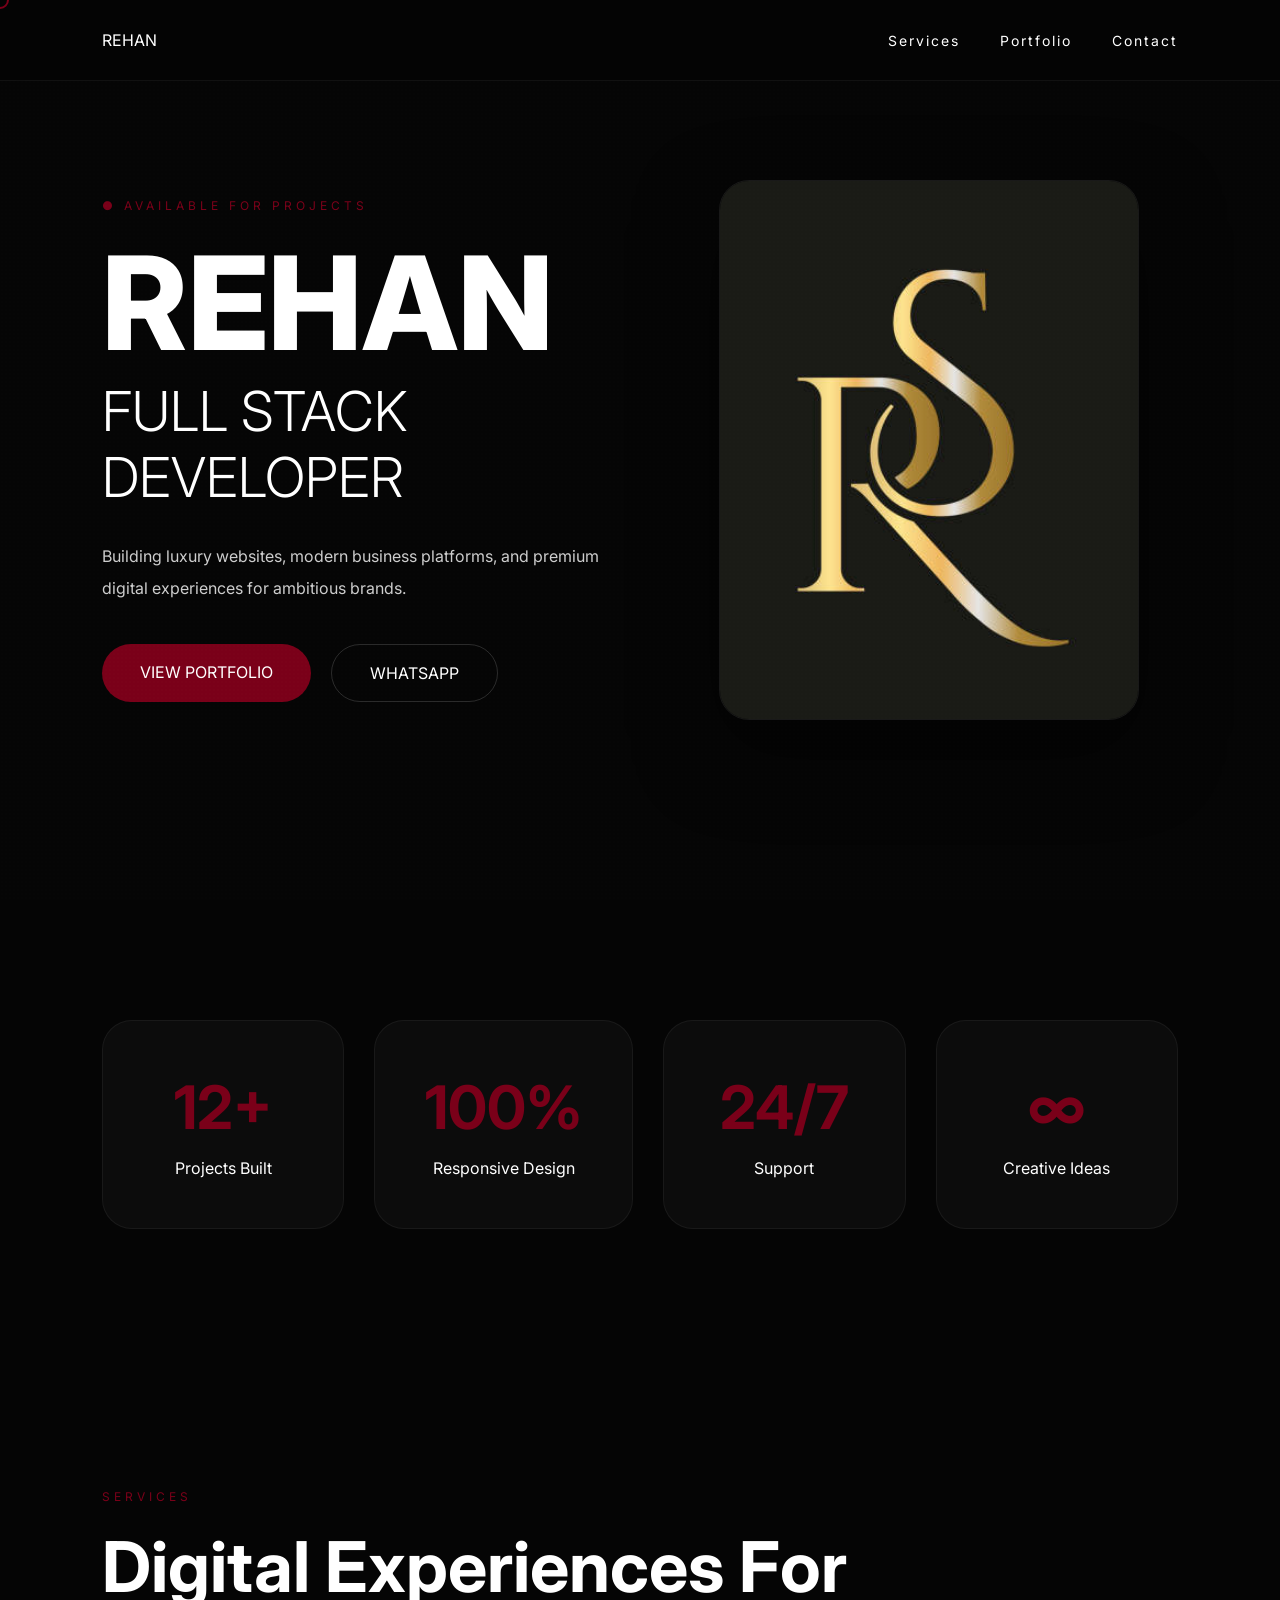
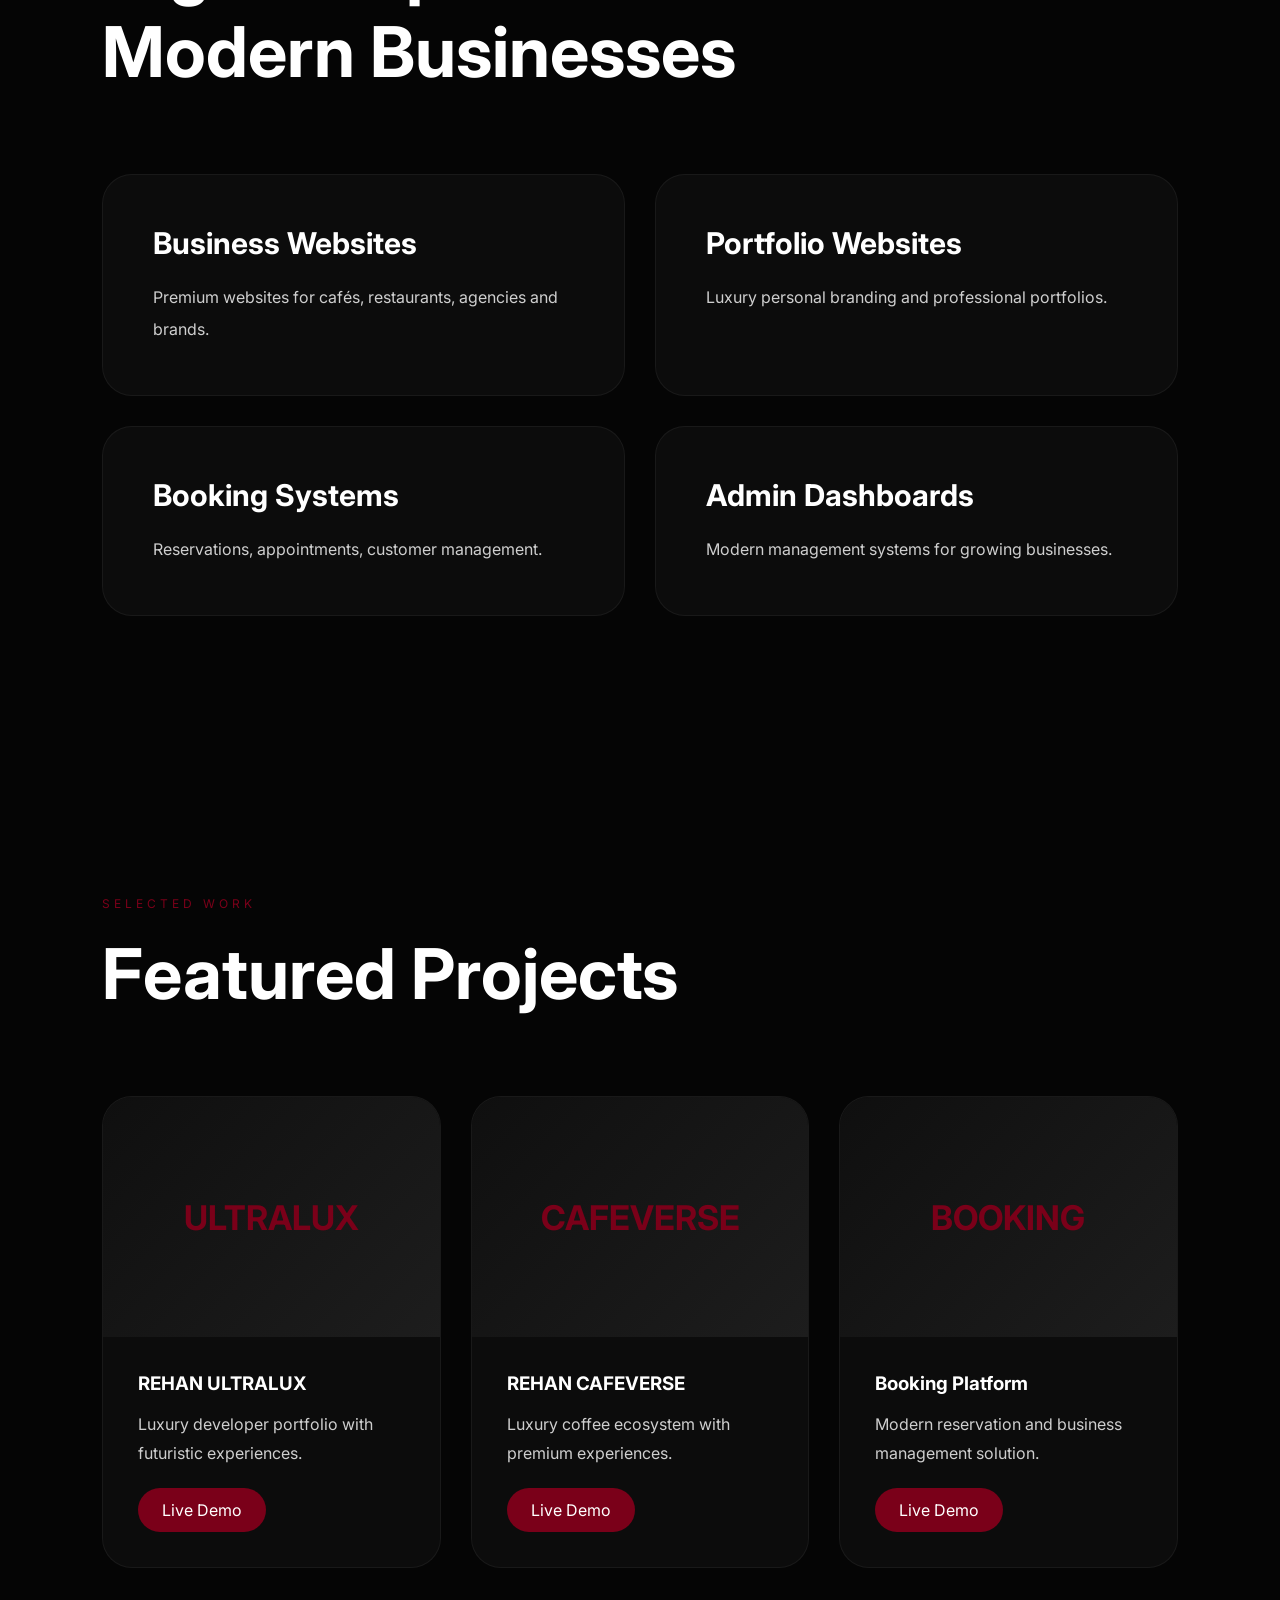
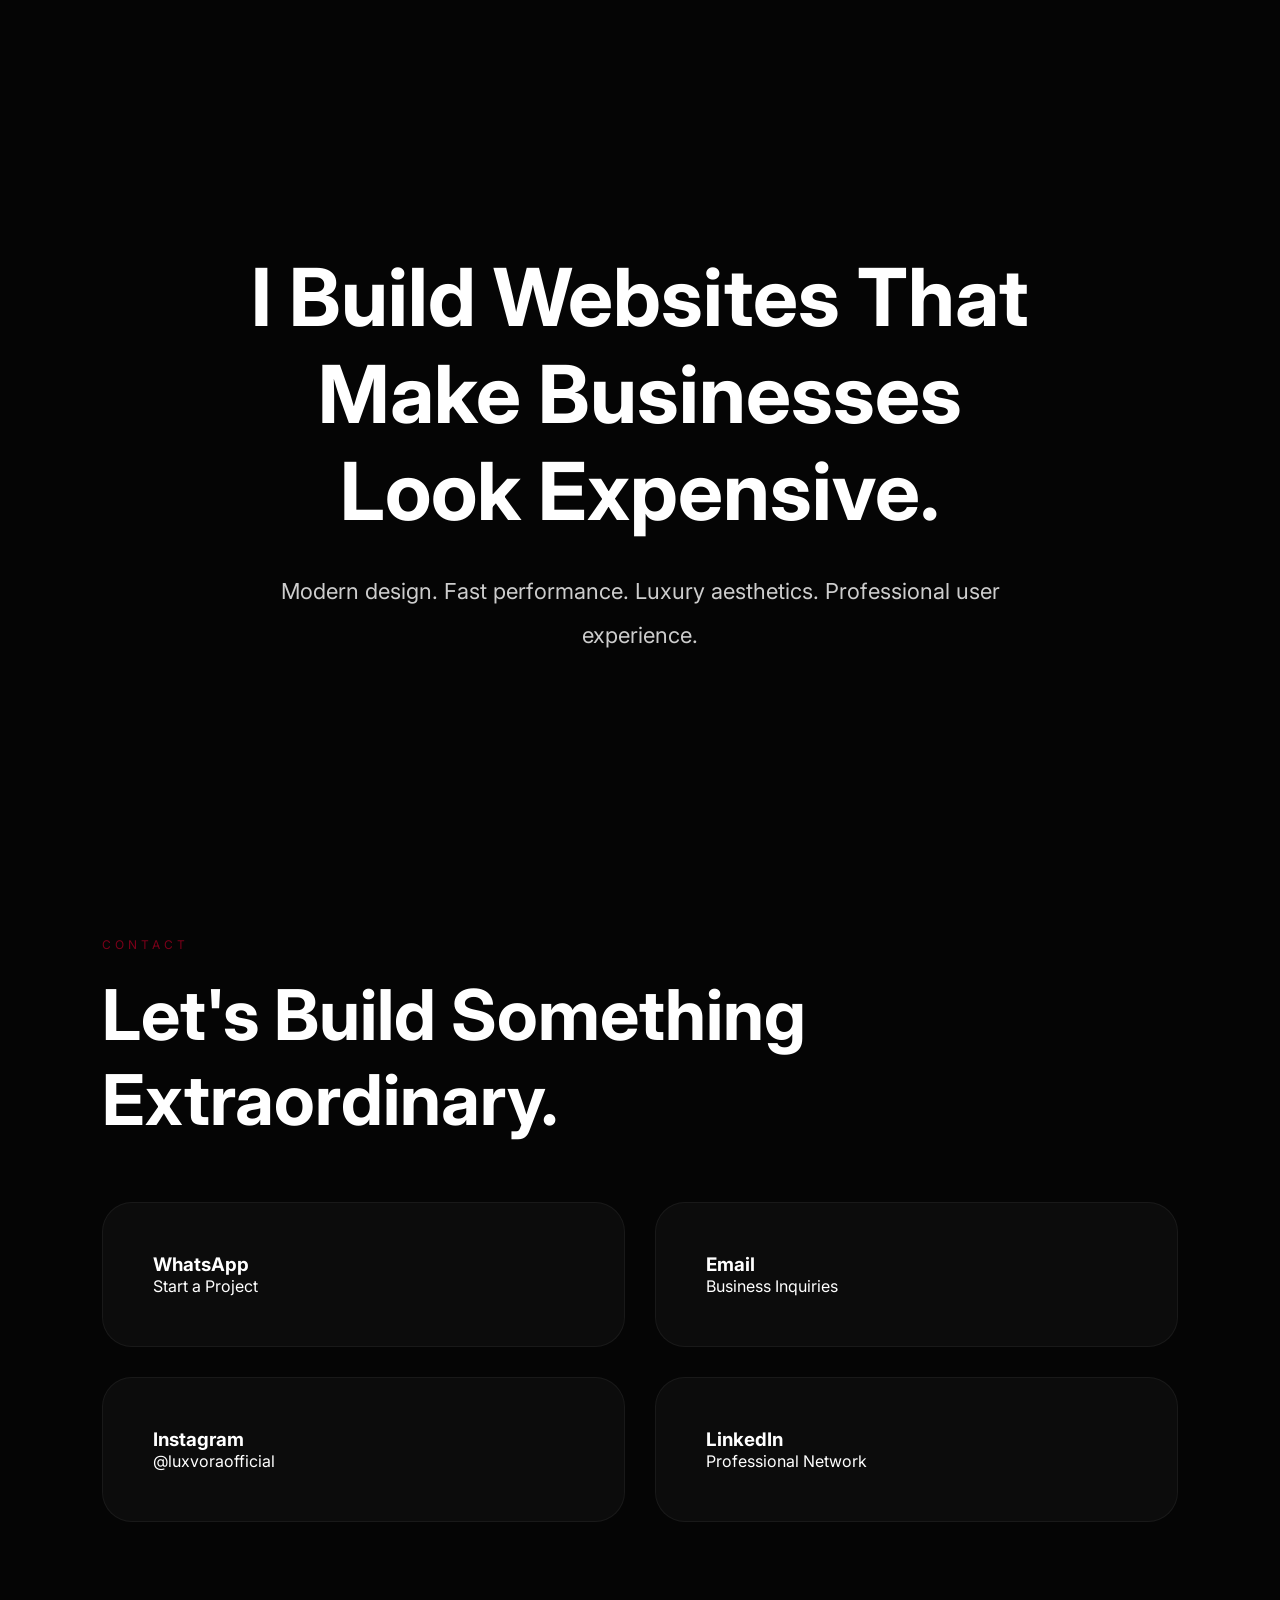
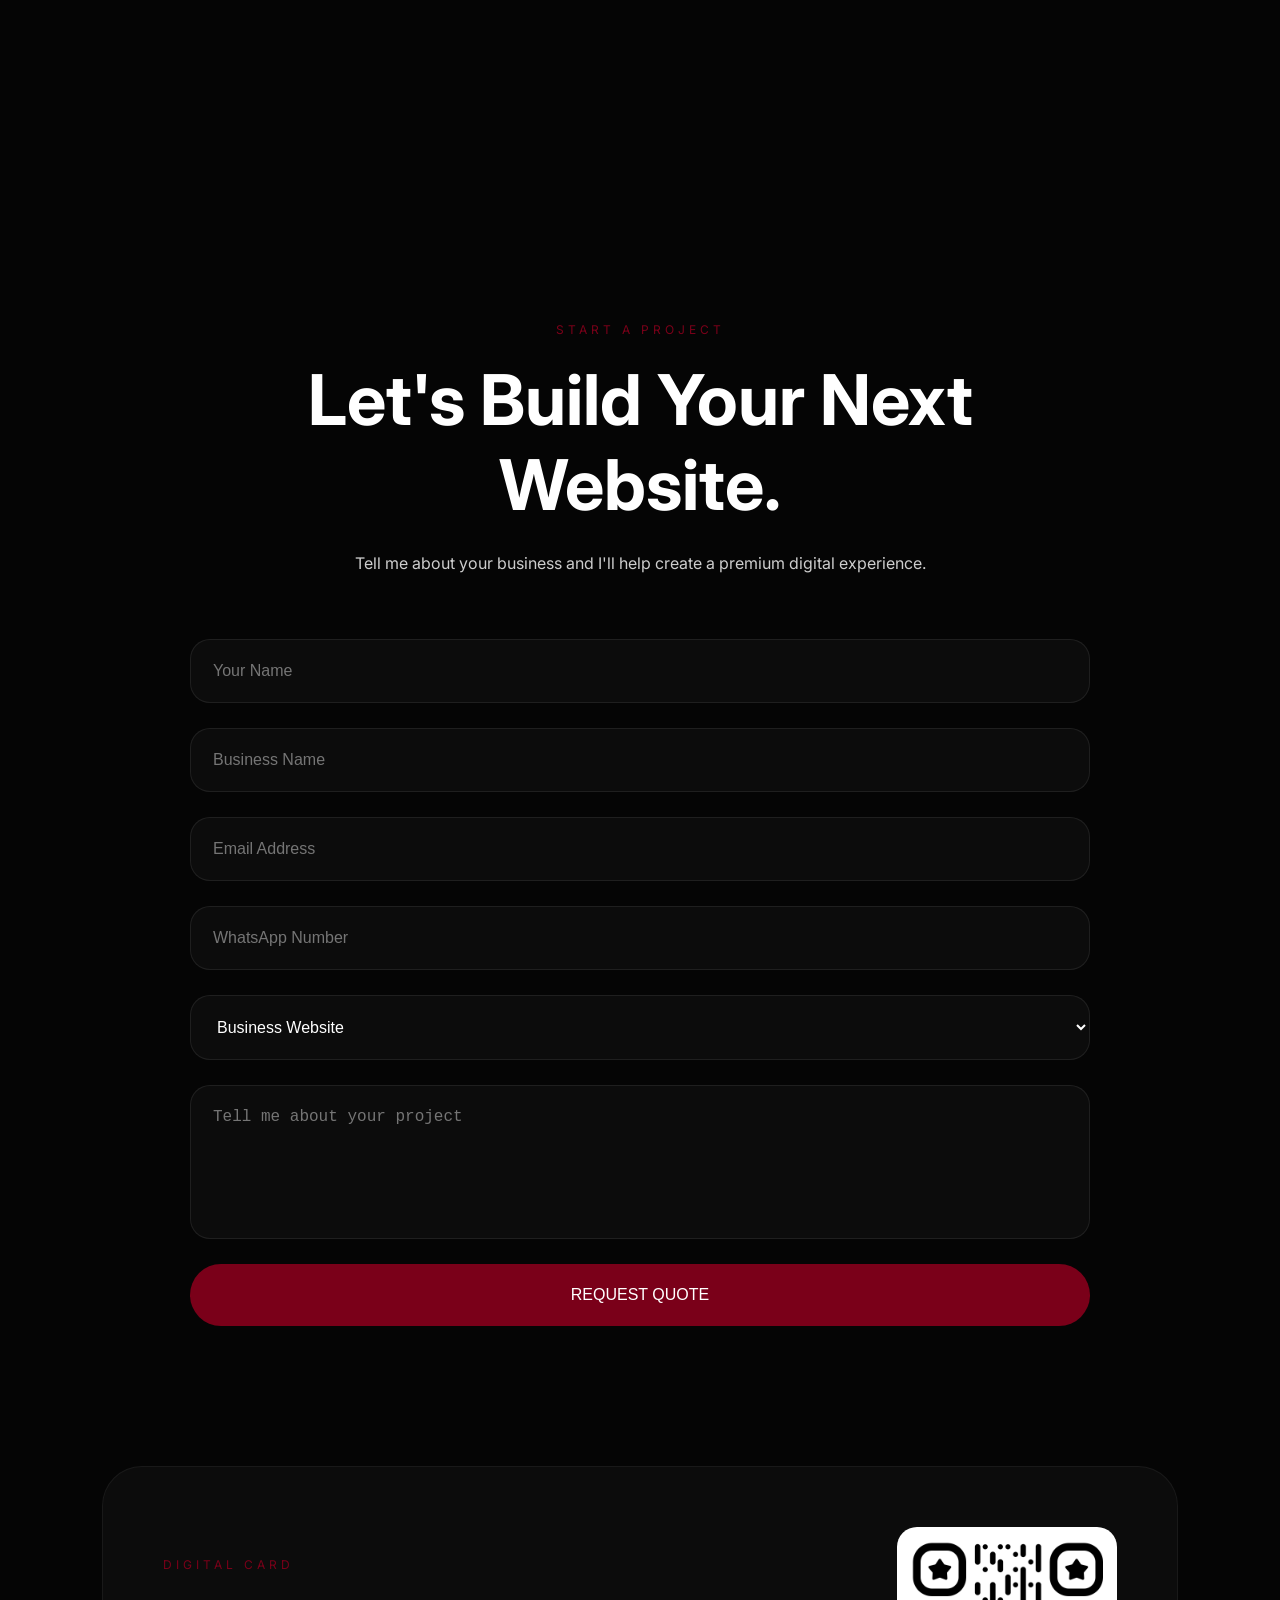
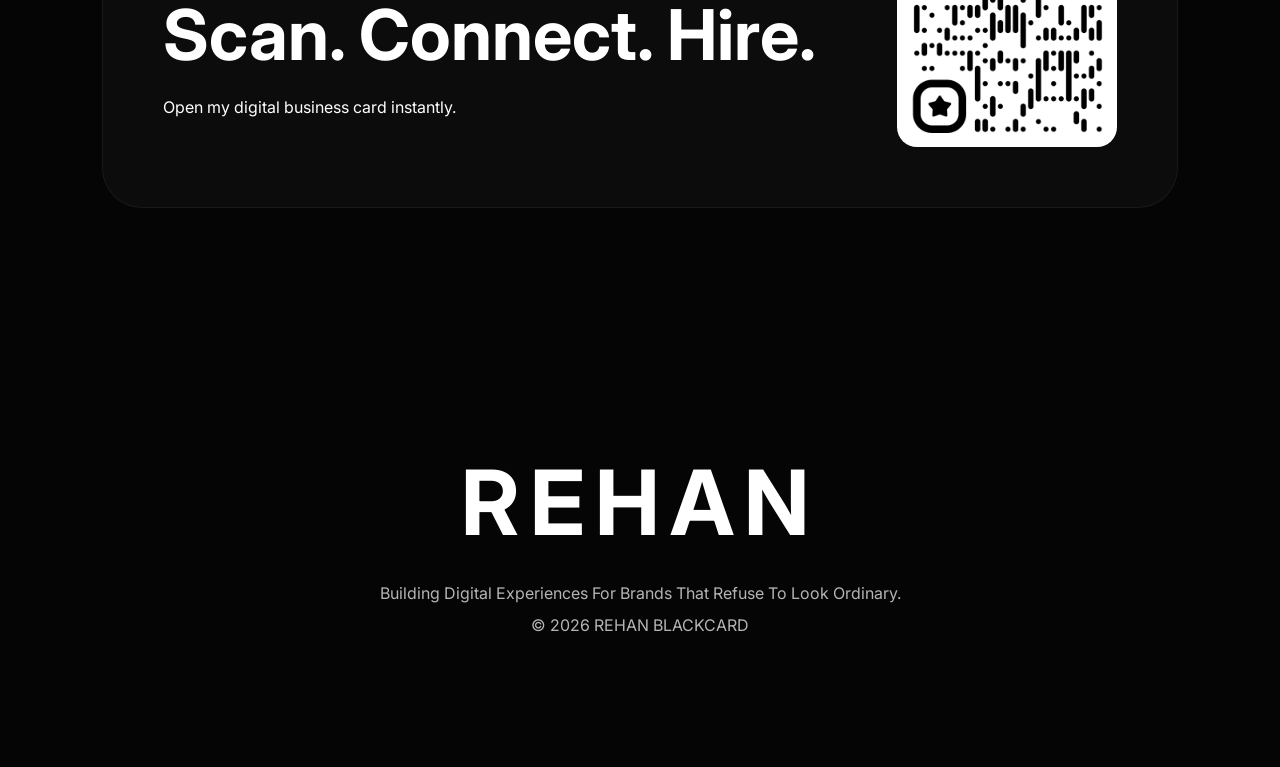
<file: index.html>
<!DOCTYPE html>
<html lang="en">

<head>

<meta charset="UTF-8">
<meta name="viewport" content="width=device-width, initial-scale=1.0">

<title>REHAN BLACKCARD</title>

<link rel="preconnect" href="https://fonts.googleapis.com">

<link href="https://fonts.googleapis.com/css2?family=Inter:wght@300;400;500;600;700;800&display=swap" rel="stylesheet">

<link rel="stylesheet" href="style.css">

</head>

<body>

<div class="cursor"></div>

<div class="grain"></div>

<header>  
REHAN
</div>

<nav>

<a href="#services">Services</a>
<a href="#portfolio">Portfolio</a>
<a href="#contact">Contact</a>

</nav>

</header>

<section class="hero">

<div class="hero-content">

<p class="availability">
● AVAILABLE FOR PROJECTS
</p>

<h1>

REHAN

</h1>

<h2>

FULL STACK<br>
DEVELOPER

</h2>

<p class="hero-text">

Building luxury websites,
modern business platforms,
and premium digital experiences
for ambitious brands.

</p>

<div class="hero-buttons">

<a href="#portfolio"
class="primary-btn">

VIEW PORTFOLIO

</a>

<a href="https://wa.me/917397869210"
target="_blank"
class="secondary-btn">

WHATSAPP

</a>

</div>

</div>

<div class="hero-image">

<img src="images/rehan.jpg" alt="Rehan">

</div>

</section>

<section class="stats">

<div class="stat-card">

<h3>
12+
</h3>

<p>
Projects Built
</p>

</div>

<div class="stat-card">

<h3>
100%
</h3>

<p>
Responsive Design
</p>

</div>

<div class="stat-card">

<h3>
24/7
</h3>

<p>
Support
</p>

</div>

<div class="stat-card">

<h3>
∞
</h3>

<p>
Creative Ideas
</p>

</div>

</section>

<section id="services" class="services">

<p class="section-tag">
SERVICES
</p>

<h2>

Digital Experiences
For Modern Businesses

</h2>

<div class="service-grid">

<div class="service-card">

<h3>
Business Websites
</h3>

<p>
Premium websites for cafés,
restaurants,
agencies and brands.
</p>

</div>

<div class="service-card">

<h3>
Portfolio Websites
</h3>

<p>
Luxury personal branding
and professional portfolios.
</p>

</div>

<div class="service-card">

<h3>
Booking Systems
</h3>

<p>
Reservations,
appointments,
customer management.
</p>

</div>

<div class="service-card">

<h3>
Admin Dashboards
</h3>

<p>
Modern management systems
for growing businesses.
</p>

</div>

</div>

</section>

<section id="portfolio" class="portfolio">

<p class="section-tag">
SELECTED WORK
</p>

<h2>

Featured Projects

</h2>

<div class="portfolio-grid">

<div class="project-card">

<div class="project-image">

ULTRALUX

</div>

<div class="project-content">

<h3>
REHAN ULTRALUX
</h3>

<p>

Luxury developer portfolio
with futuristic experiences.

</p>

<a href="#">

Live Demo

</a>

</div>

</div>

<div class="project-card">

<div class="project-image">

CAFEVERSE

</div>

<div class="project-content">

<h3>
REHAN CAFEVERSE
</h3>

<p>

Luxury coffee ecosystem
with premium experiences.

</p>

<a href="#">

Live Demo

</a>

</div>

</div>

<div class="project-card">

<div class="project-image">

BOOKING

</div>

<div class="project-content">

<h3>
Booking Platform
</h3>

<p>

Modern reservation and
business management solution.

</p>

<a href="#">

Live Demo

</a>

</div>

</div>

</div>

</section>

<section class="why">

<h2>

I Build Websites
That Make Businesses
Look Expensive.

</h2>

<p>

Modern design.
Fast performance.
Luxury aesthetics.
Professional user experience.

</p>

</section>

<section id="contact" class="contact">

<p class="section-tag">
CONTACT
</p>

<h2>

Let's Build Something
Extraordinary.

</h2>

<div class="contact-grid">

<a href="https://wa.me/91739786910"
class="contact-card">

<h3>
WhatsApp
</h3>

<p>
Start a Project
</p>

</a>

<a href="mailto:rehansheikh000004@gmail.com"
class="contact-card">

<h3>
Email
</h3>

<p>
Business Inquiries
</p>

</a>

<a href="https://instagram.com/luxvoraofficial"
class="contact-card">

<h3>
Instagram
</h3>

<p>
@luxvoraofficial
</p>

</a>

<a href="#"
class="contact-card">

<h3>
LinkedIn
</h3>

<p>
Professional Network
</p>

</a>

</div>

</section>

<section class="qr-section">

  <section class="booking-section">

<p class="section-tag">
START A PROJECT
</p>

<h2>

Let's Build
Your Next Website.

</h2>

<p class="booking-text">

Tell me about your business and
I'll help create a premium digital experience.

</p>

<form class="booking-form">

<input
type="text"
placeholder="Your Name"
required>

<input
type="text"
placeholder="Business Name"
required>

<input
type="email"
placeholder="Email Address"
required>

<input
type="tel"
placeholder="WhatsApp Number"
required>

<select>

<option>
Business Website
</option>

<option>
Restaurant Website
</option>

<option>
Portfolio Website
</option>

<option>
Booking System
</option>

<option>
Custom Project
</option>

</select>

<textarea
placeholder="Tell me about your project"
rows="6"></textarea>

<button type="submit">

REQUEST QUOTE

</button>

</form>

</section>

<div class="qr-card">

<div>

<p class="section-tag">
DIGITAL CARD
</p>

<h2>

Scan.
Connect.
Hire.

</h2>

<p>

Open my digital business card instantly.

</p>

</div>

<img src="images/qr.png" alt="QR">

</div>

</section>

<footer>

<h2>
REHAN
</h2>

<p>

Building Digital Experiences
For Brands That Refuse
To Look Ordinary.

</p>

<p>

© 2026 REHAN BLACKCARD

</p>

</footer>

<script src="app.js"></script>

</body>

</html>
</file>
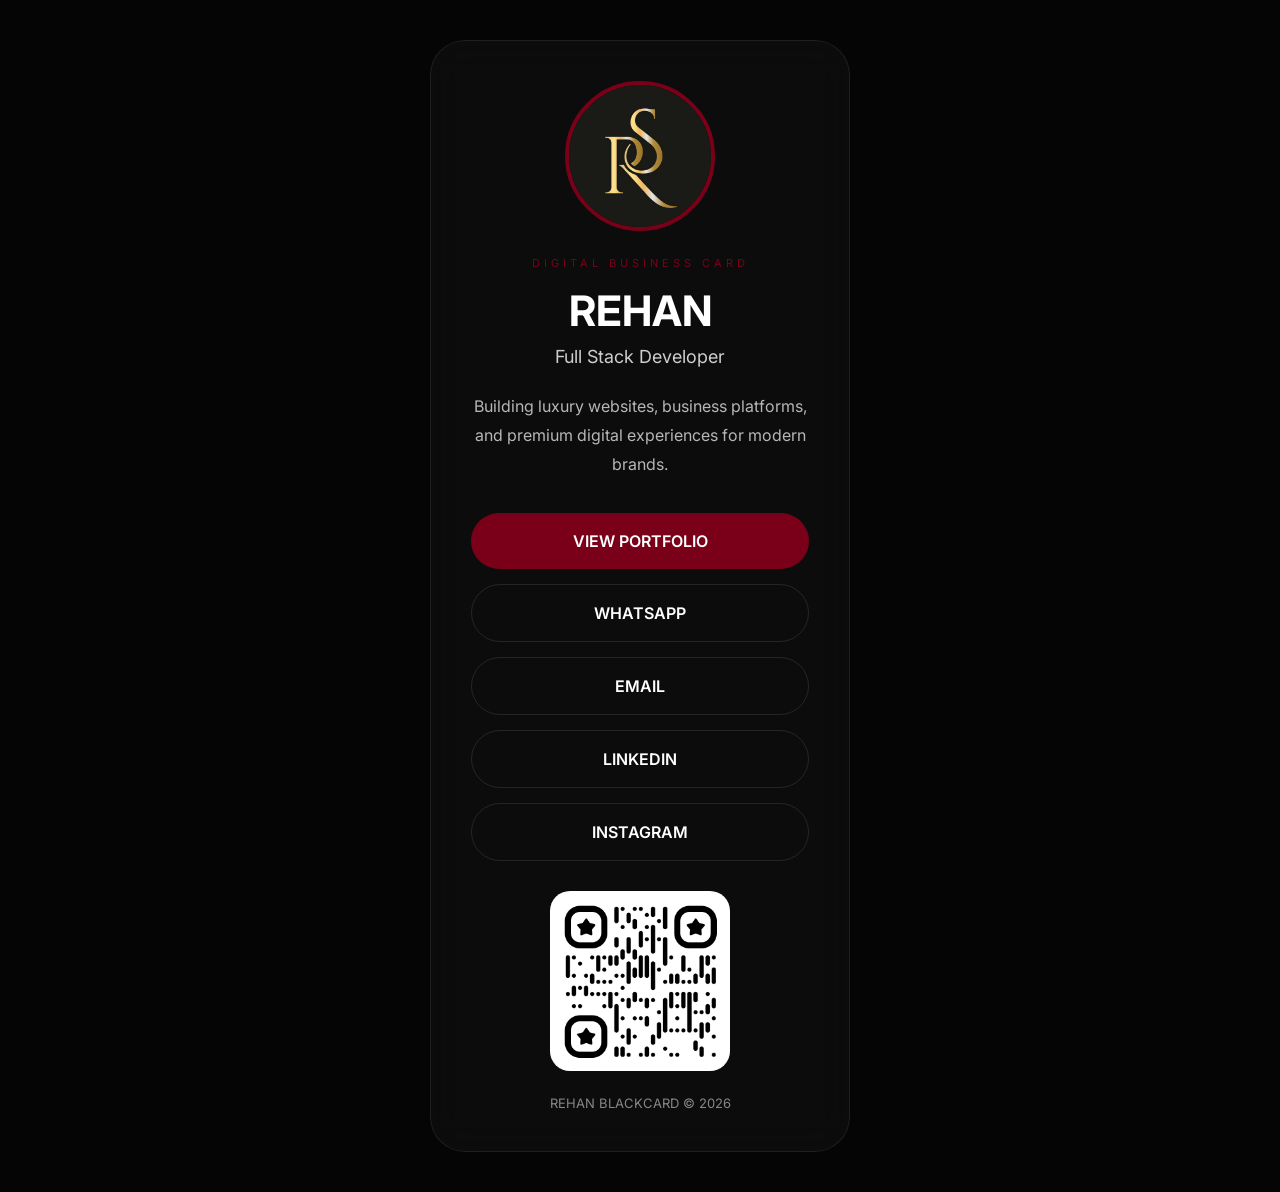
<file: card.html>
<!DOCTYPE html>
<html lang="en">

<head>

<meta charset="UTF-8">

<meta name="viewport" content="width=device-width, initial-scale=1.0">

<title>REHAN DIGITAL CARD</title>

<link href="https://fonts.googleapis.com/css2?family=Inter:wght@300;400;600;700;800&display=swap" rel="stylesheet">

<style>

*{
margin:0;
padding:0;
box-sizing:border-box;
font-family:'Inter',sans-serif;
}

body{

background:#050505;

color:white;

min-height:100vh;

display:flex;

justify-content:center;

align-items:center;

padding:40px;

}

.card{

width:420px;

background:
rgba(255,255,255,.03);

border:
1px solid rgba(255,255,255,.08);

border-radius:35px;

padding:40px;

text-align:center;

backdrop-filter:blur(20px);

}

.profile{

width:150px;
height:150px;

margin:auto;

border-radius:50%;

overflow:hidden;

border:4px solid #7a0019;

margin-bottom:25px;

}

.profile img{

width:100%;
height:100%;

object-fit:cover;

}

.small{

letter-spacing:4px;

font-size:11px;

color:#7a0019;

margin-bottom:15px;

}

h1{

font-size:42px;

margin-bottom:10px;

}

.role{

opacity:.8;

margin-bottom:25px;

font-size:18px;

}

.bio{

line-height:1.8;

opacity:.7;

margin-bottom:35px;

}

.btn{

display:block;

width:100%;

padding:18px;

margin-bottom:15px;

text-decoration:none;

border-radius:50px;

transition:.4s;

font-weight:600;

}

.primary{

background:#7a0019;

color:white;

}

.secondary{

border:
1px solid rgba(255,255,255,.1);

color:white;

}

.btn:hover{

transform:translateY(-4px);

}

.qr{

margin-top:30px;

}

.qr img{

width:180px;

background:white;

padding:10px;

border-radius:20px;

}

.footer{

margin-top:20px;

font-size:13px;

opacity:.5;

}

</style>

</head>

<body>

<div class="card">

<div class="profile">

<img src="images/rehan.jpg">

</div>

<p class="small">

DIGITAL BUSINESS CARD

</p>

<h1>

REHAN

</h1>

<p class="role">

Full Stack Developer

</p>

<p class="bio">

Building luxury websites,
business platforms,
and premium digital experiences
for modern brands.

</p>

<a href="index.html"
class="btn primary">

VIEW PORTFOLIO

</a>

<a href="https://wa.me/917397869210"
target="_blank"
class="btn secondary">

WHATSAPP

</a>

<a href="mailto:rehansheikh000004@gmail.com"
class="btn secondary">

EMAIL

</a>

<a href="https://linkedin.com"
target="_blank"
class="btn secondary">

LINKEDIN

</a>

<a href="https://instagram.com/luxvoraofficial"
target="_blank"
class="btn secondary">

INSTAGRAM

</a>

<div class="qr">

<img src="images/qr.png">

</div>

<div class="footer">

REHAN BLACKCARD © 2026

</div>

</div>

</body>

</html>
</file>
<file: style.css>
*{
margin:0;
padding:0;
box-sizing:border-box;
scroll-behavior:smooth;
}

body{

background:#050505;

color:white;

font-family:'Inter',sans-serif;

overflow-x:hidden;

cursor:none;

}

/* GRAIN */

.grain{

position:fixed;

top:0;
left:0;

width:100%;
height:100%;

background-image:
radial-gradient(
rgba(255,255,255,0.03) 1px,
transparent 1px
);

background-size:4px 4px;

pointer-events:none;

z-index:1;

opacity:.2;

}

/* CURSOR */

.cursor{

position:fixed;

width:18px;
height:18px;

border:2px solid #7a0019;

border-radius:50%;

pointer-events:none;

z-index:9999;

transform:
translate(-50%,-50%);

transition:
transform .08s linear;

}

/* HEADER */

header{

position:fixed;

top:0;
left:0;

width:100%;

padding:30px 8%;

display:flex;

justify-content:space-between;

align-items:center;

background:
rgba(5,5,5,.75);

backdrop-filter:
blur(20px);

z-index:999;

border-bottom:
1px solid rgba(255,255,255,.05);

}

.logo{

font-size:24px;

font-weight:700;

letter-spacing:4px;

color:#ffffff;

}

nav{

display:flex;

gap:40px;

}

nav a{

text-decoration:none;

color:white;

font-size:14px;

letter-spacing:2px;

transition:.3s;

}

nav a:hover{

color:#7a0019;

}

/* HERO */

.hero{

min-height:100vh;

padding:120px 8%;

display:flex;

align-items:center;

justify-content:space-between;

gap:80px;

}

.hero-content{

flex:1;

}

.availability{

color:#7a0019;

letter-spacing:4px;

font-size:12px;

margin-bottom:25px;

}

.hero h1{

font-size:130px;

font-weight:800;

line-height:1;

margin-bottom:10px;

}

.hero h2{

font-size:55px;

font-weight:300;

line-height:1.2;

margin-bottom:30px;

}

.hero-text{

max-width:550px;

line-height:2;

opacity:.8;

margin-bottom:40px;

}

/* BUTTONS */

.hero-buttons{

display:flex;

gap:20px;

}

.primary-btn{

background:#7a0019;

color:white;

padding:18px 38px;

border-radius:50px;

text-decoration:none;

transition:.4s;

}

.primary-btn:hover{

transform:
translateY(-5px);

}

.secondary-btn{

border:
1px solid rgba(255,255,255,.15);

padding:18px 38px;

border-radius:50px;

text-decoration:none;

color:white;

transition:.4s;

}

.secondary-btn:hover{

transform:
translateY(-5px);

border-color:#7a0019;

}

/* IMAGE */

.hero-image{

flex:1;

display:flex;

justify-content:center;

}

.hero-image img{

width:420px;

height:540px;

object-fit:cover;

border-radius:30px;

border:
1px solid rgba(255,255,255,.08);

box-shadow:
0 30px 80px rgba(0,0,0,.5);

}

/* STATS */

.stats{

padding:120px 8%;

display:grid;

grid-template-columns:
repeat(4,1fr);

gap:30px;

}

.stat-card{

padding:50px;

background:
rgba(255,255,255,.03);

border:
1px solid rgba(255,255,255,.05);

border-radius:30px;

text-align:center;

transition:.4s;

}

.stat-card:hover{

transform:
translateY(-10px);

border-color:#7a0019;

}

.stat-card h3{

font-size:60px;

color:#7a0019;

margin-bottom:15px;

}

/* SECTION */

.section-tag{

color:#7a0019;

font-size:12px;

letter-spacing:4px;

margin-bottom:20px;

}

/* SERVICES */

.services{

padding:140px 8%;

}

.services h2{

font-size:70px;

max-width:900px;

margin-bottom:80px;

}

.service-grid{

display:grid;

grid-template-columns:
repeat(2,1fr);

gap:30px;

}

.service-card{

padding:50px;

background:
rgba(255,255,255,.03);

border-radius:30px;

border:
1px solid rgba(255,255,255,.05);

transition:.4s;

}

.service-card:hover{

transform:
translateY(-10px);

border-color:#7a0019;

}

.service-card h3{

font-size:30px;

margin-bottom:20px;

}

.service-card p{

line-height:2;

opacity:.8;

}

/* PORTFOLIO */

.portfolio{

padding:140px 8%;

}

.portfolio h2{

font-size:70px;

margin-bottom:80px;

}

.portfolio-grid{

display:grid;

grid-template-columns:
repeat(3,1fr);

gap:30px;

}

.project-card{

background:
rgba(255,255,255,.03);

border-radius:30px;

overflow:hidden;

border:
1px solid rgba(255,255,255,.05);

transition:.4s;

}

.project-card:hover{

transform:
translateY(-10px);

}

.project-image{

height:240px;

display:flex;

justify-content:center;

align-items:center;

font-size:34px;

font-weight:700;

background:
linear-gradient(
135deg,
#0f0f0f,
#1d1d1d
);

color:#7a0019;

}

.project-content{

padding:35px;

}

.project-content h3{

margin-bottom:15px;

}

.project-content p{

line-height:1.8;

opacity:.8;

margin-bottom:20px;

}

.project-content a{

display:inline-block;

padding:12px 24px;

background:#7a0019;

color:white;

text-decoration:none;

border-radius:40px;

}

/* WHY */

.why{

padding:140px 8%;

text-align:center;

max-width:1000px;

margin:auto;

}

.why h2{

font-size:80px;

margin-bottom:30px;

}

.why p{

font-size:22px;

line-height:2;

opacity:.8;

}

/* CONTACT */

.contact{

padding:140px 8%;

}

.contact h2{

font-size:70px;

margin-bottom:60px;

}

.contact-grid{

display:grid;

grid-template-columns:
repeat(2,1fr);

gap:30px;

}

.contact-card{

padding:50px;

background:
rgba(255,255,255,.03);

border-radius:30px;

text-decoration:none;

color:white;

border:
1px solid rgba(255,255,255,.05);

transition:.4s;

}

.contact-card:hover{

transform:
translateY(-10px);

border-color:#7a0019;

}

/* QR */

.qr-section{

padding:120px 8%;

}

.qr-card{

padding:60px;

border-radius:40px;

background:
rgba(255,255,255,.03);

border:
1px solid rgba(255,255,255,.05);

display:flex;

justify-content:space-between;

align-items:center;

gap:60px;

}

.qr-card h2{

font-size:70px;

margin:20px 0;

}

.qr-card img{

width:220px;

border-radius:20px;

background:white;

padding:10px;

}

/* FOOTER */

footer{

padding:120px 8%;

text-align:center;

}

footer h2{

font-size:90px;

letter-spacing:10px;

margin-bottom:20px;

}

footer p{

opacity:.7;

line-height:2;

}

/* MOBILE */

@media(max-width:1000px){

.hero{

flex-direction:column;

text-align:center;

}

.hero h1{

font-size:80px;

}

.hero h2{

font-size:40px;

}

.stats,
.service-grid,
.portfolio-grid,
.contact-grid{

grid-template-columns:1fr;

}

.qr-card{

flex-direction:column;

}

nav{

display:none;

}

}

.hidden{

opacity:0;

transform:
translateY(50px);

transition:
all 1s ease;

}

.show{

opacity:1;

transform:
translateY(0);

}

/* BOOKING */

.booking-section{

padding:140px 8%;

text-align:center;

}

.booking-section h2{

font-size:70px;

margin-bottom:20px;

}

.booking-text{

max-width:700px;

margin:0 auto 60px;

line-height:2;

opacity:.8;

}

.booking-form{

max-width:900px;

margin:auto;

display:grid;

gap:25px;

}

.booking-form input,
.booking-form select,
.booking-form textarea{

padding:22px;

background:
rgba(255,255,255,.03);

border:
1px solid rgba(255,255,255,.08);

border-radius:20px;

color:white;

font-size:16px;

outline:none;

}

.booking-form textarea{

resize:none;

}

.booking-form button{

padding:22px;

background:#7a0019;

border:none;

border-radius:50px;

color:white;

font-size:16px;

cursor:pointer;

transition:.4s;

}

.booking-form button:hover{

transform:translateY(-5px);

box-shadow:
0 0 30px rgba(122,0,25,.5);

}
</file>
